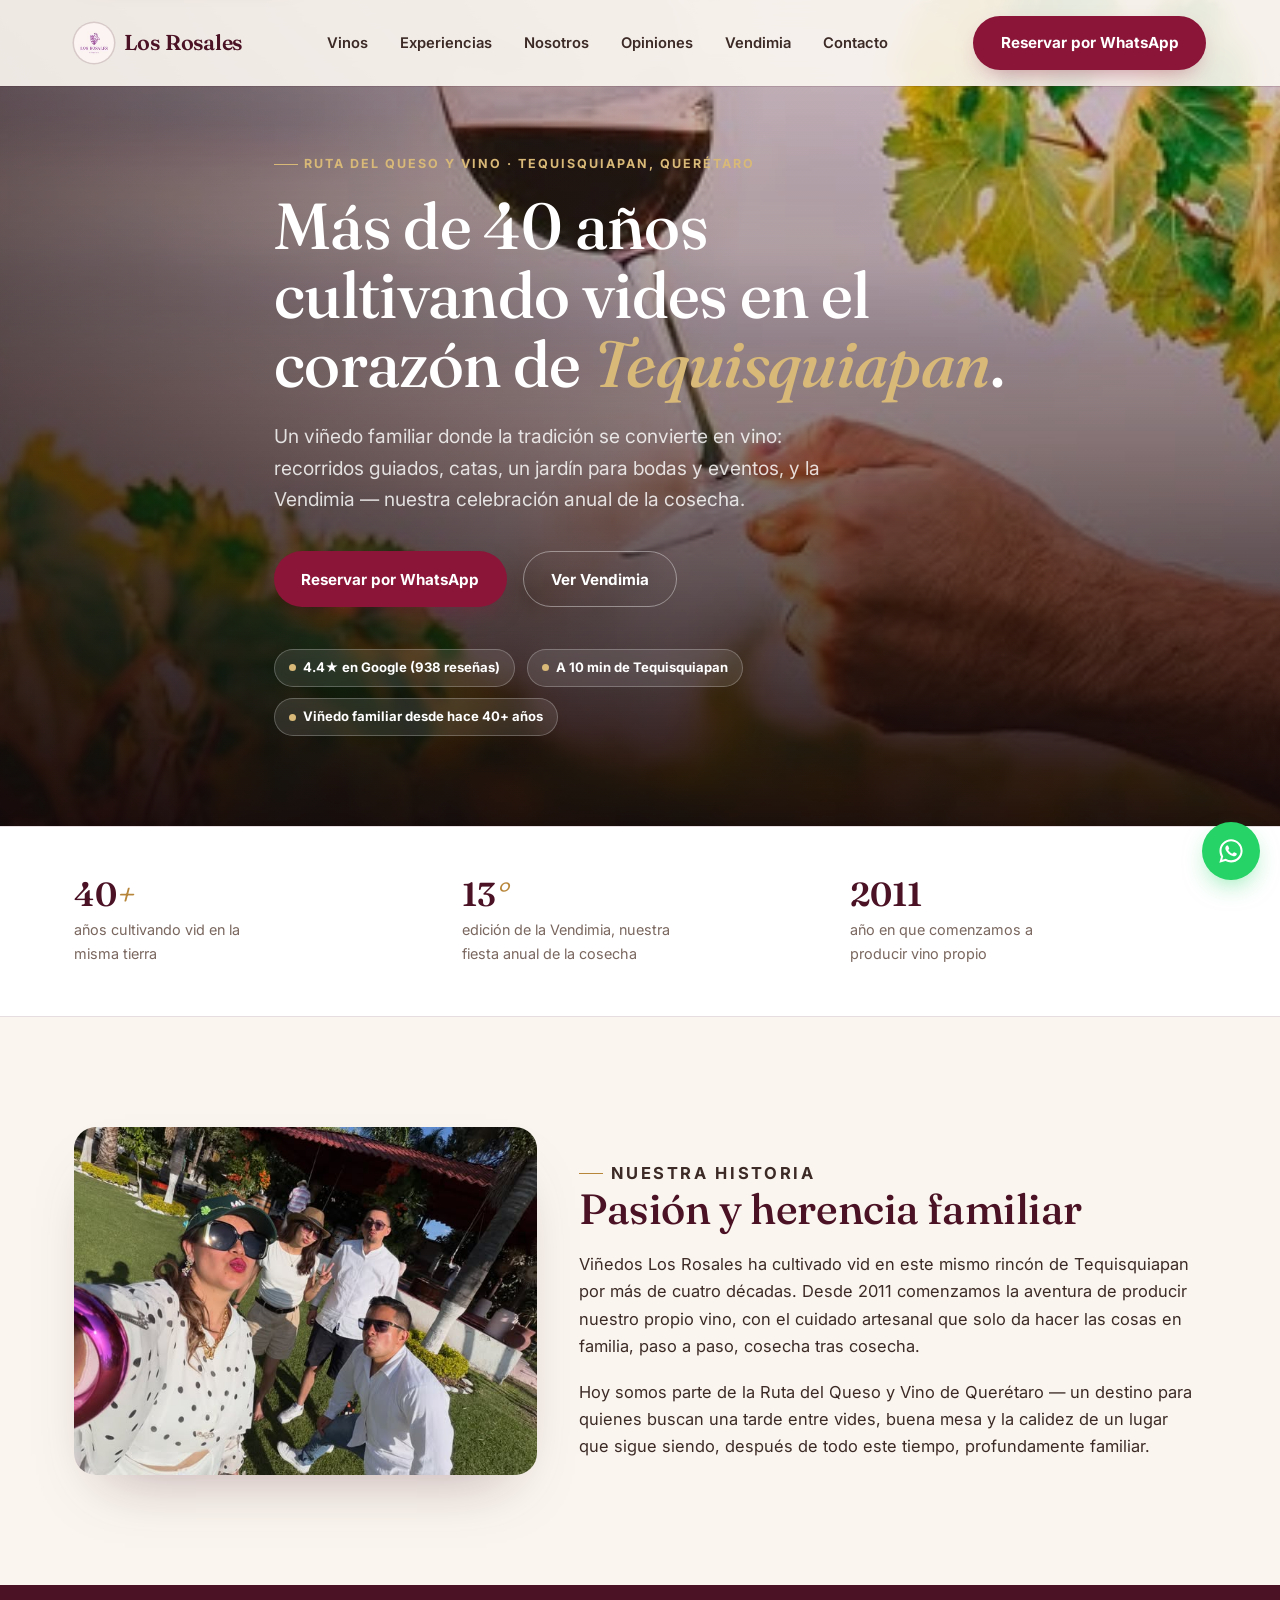
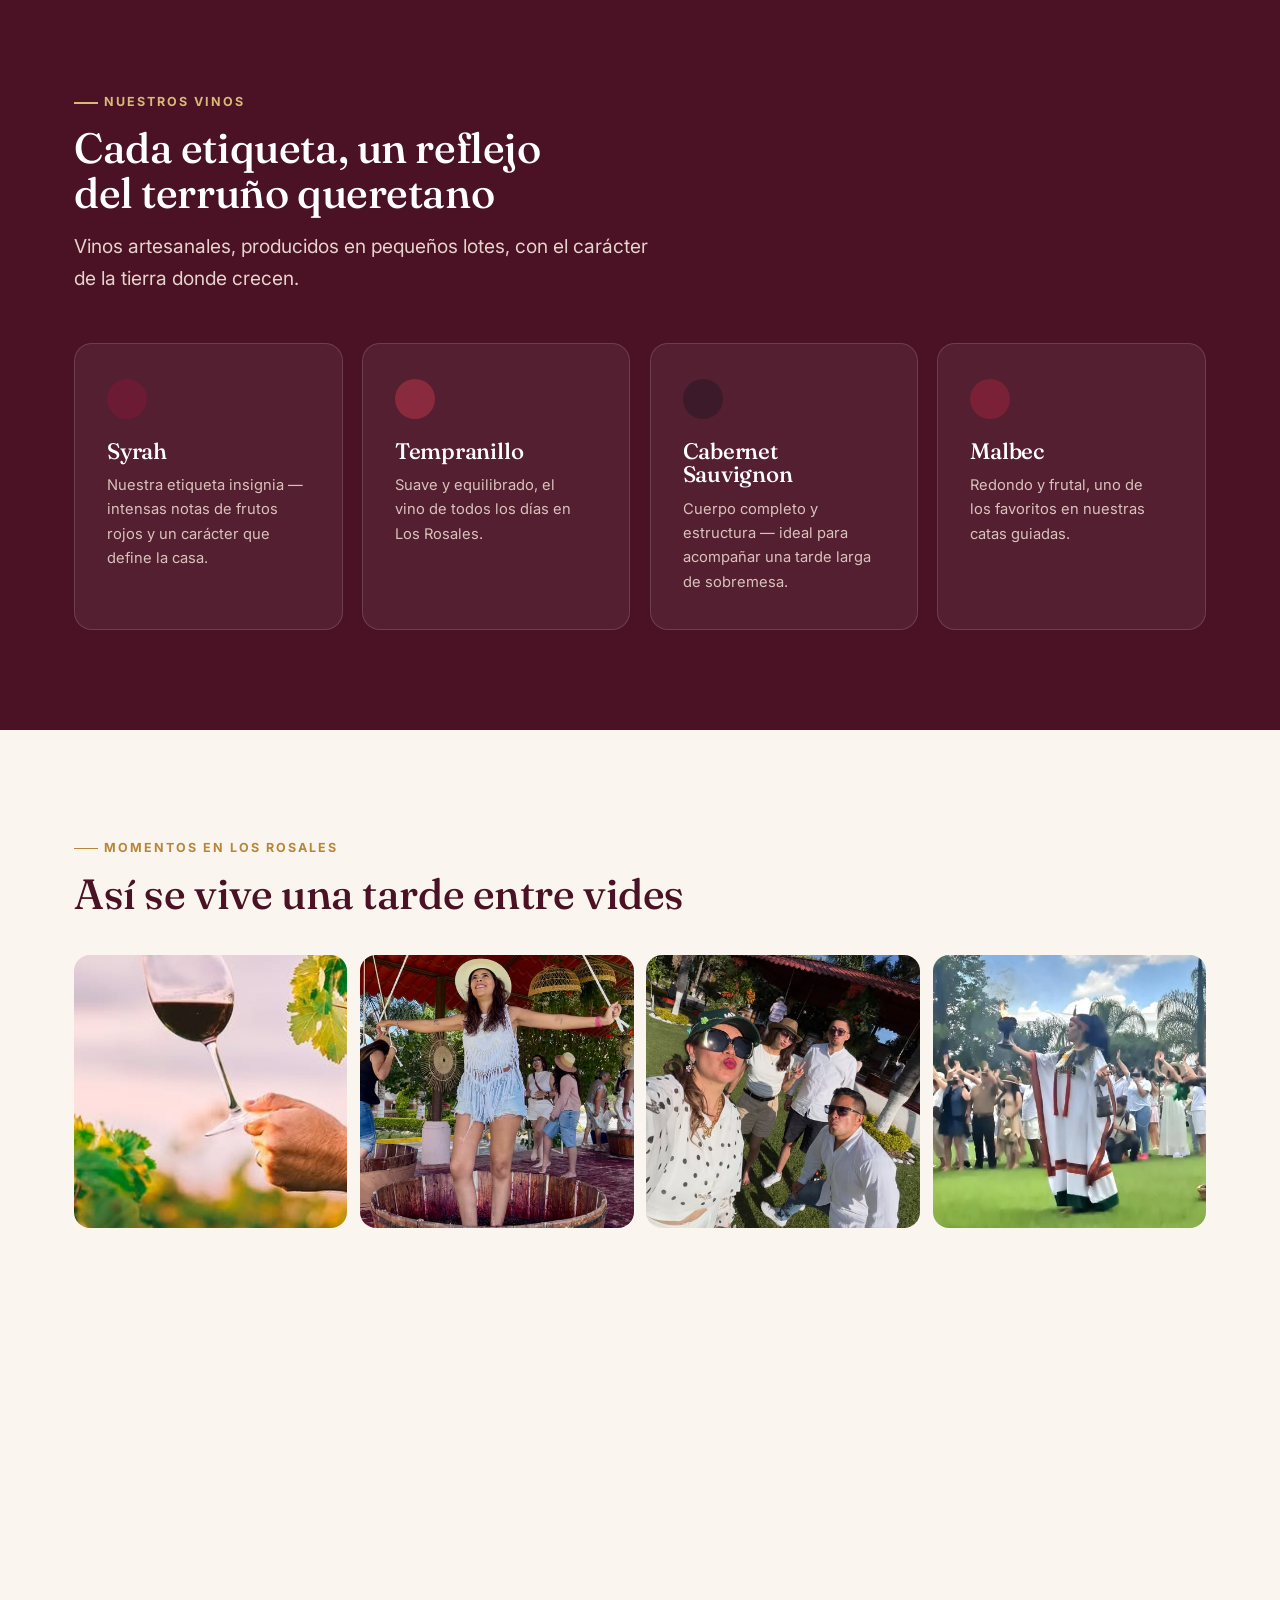
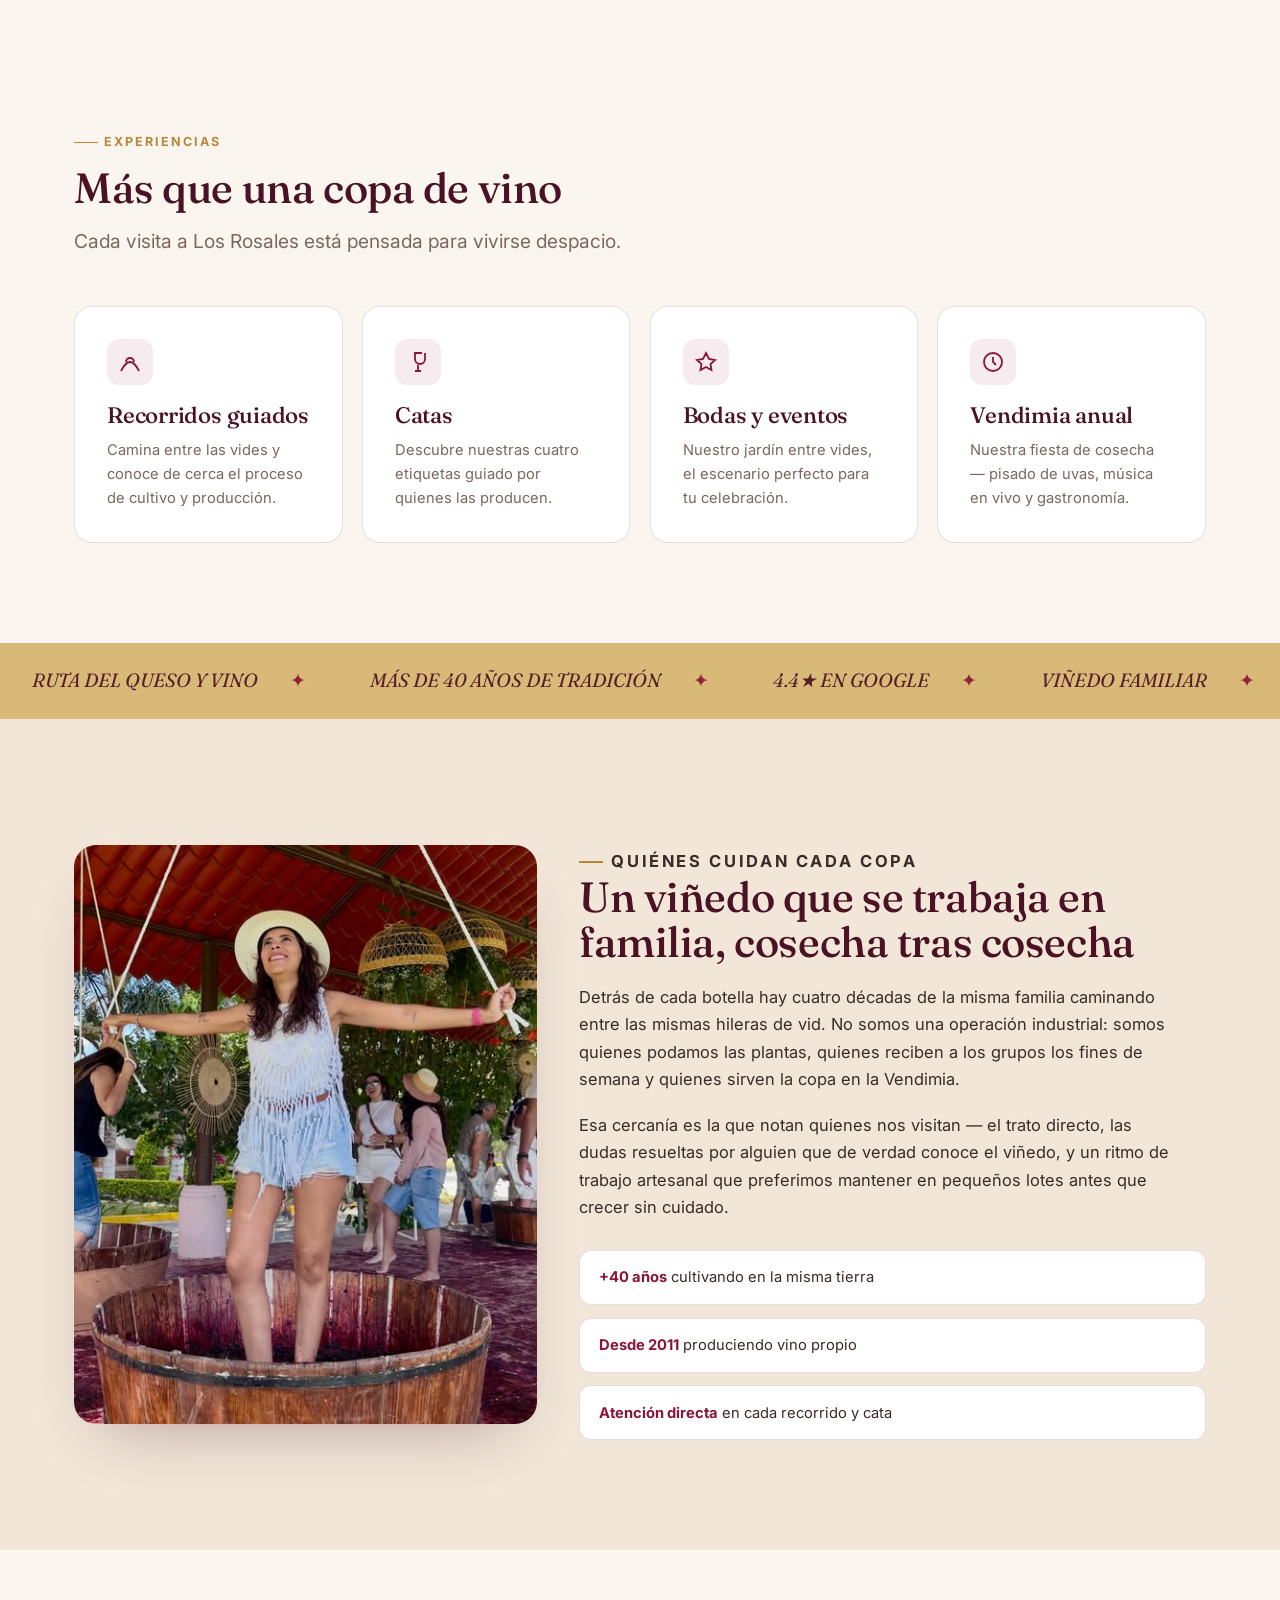
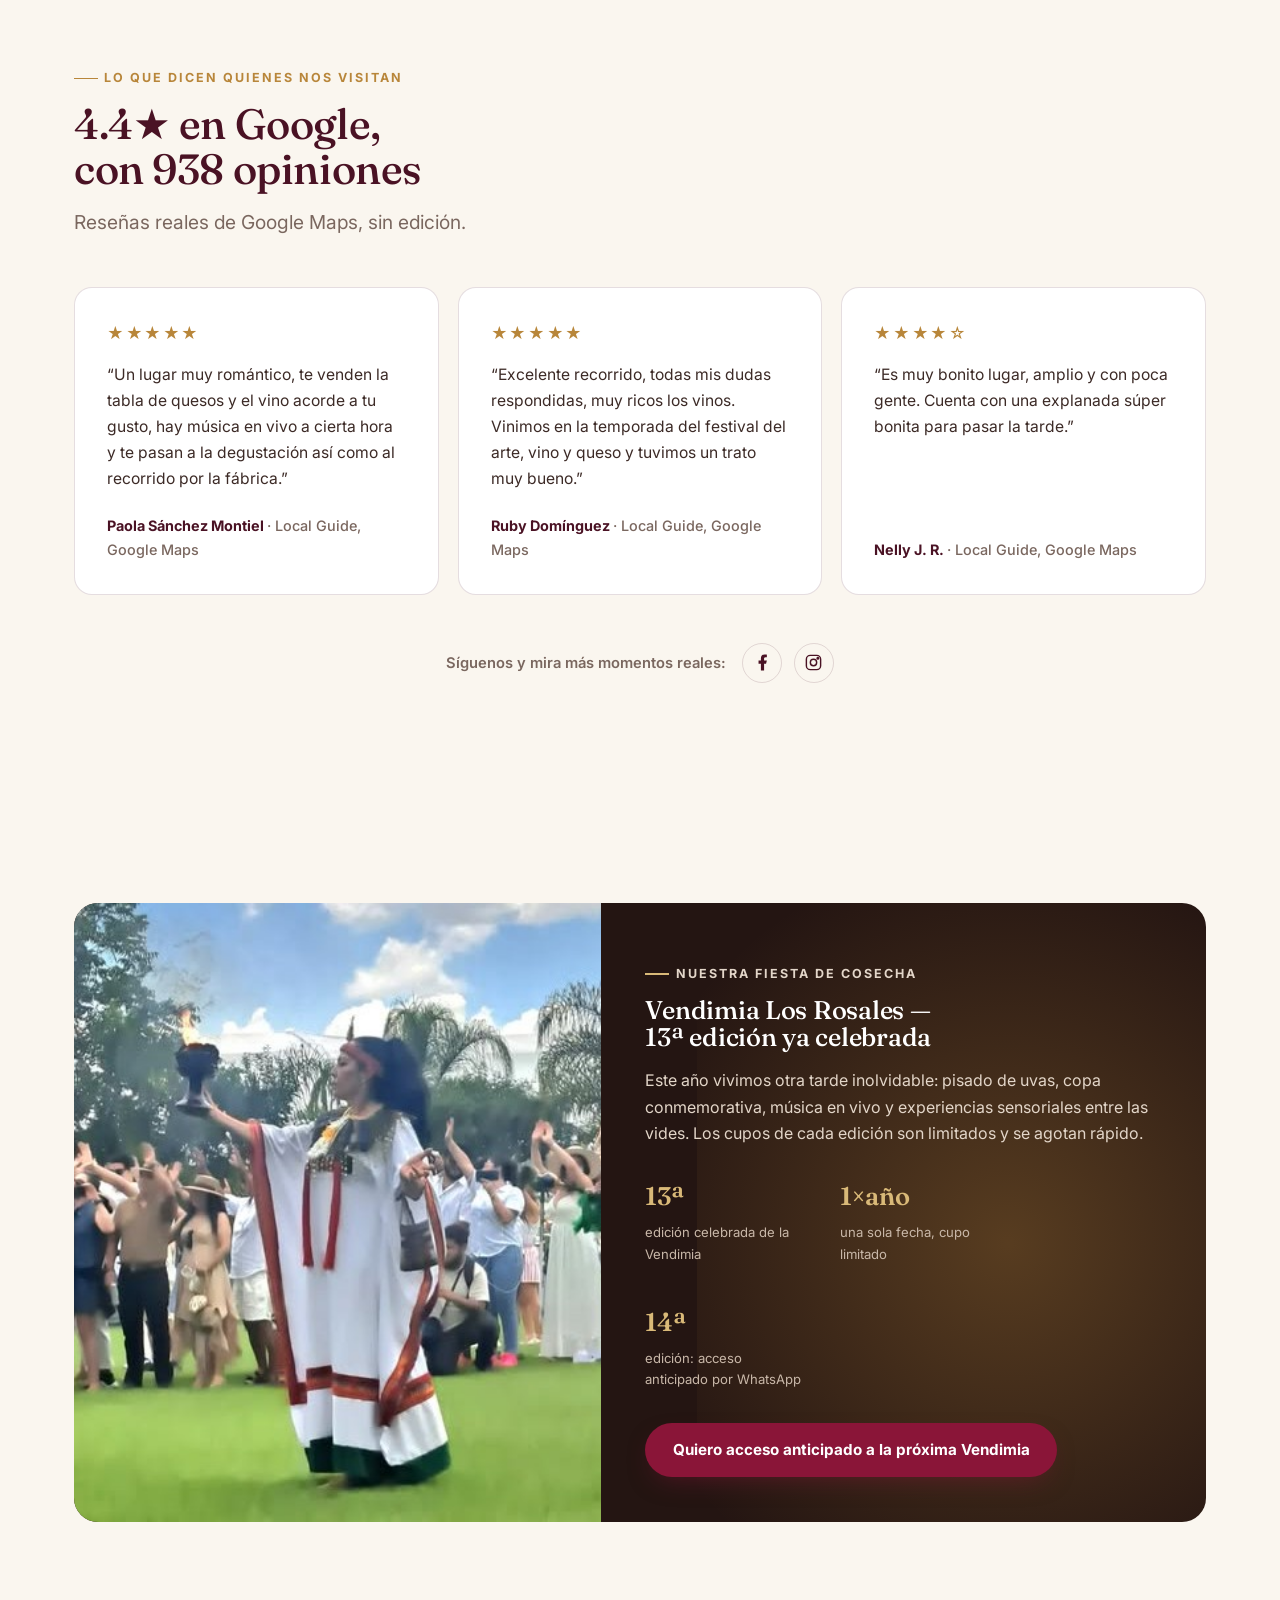
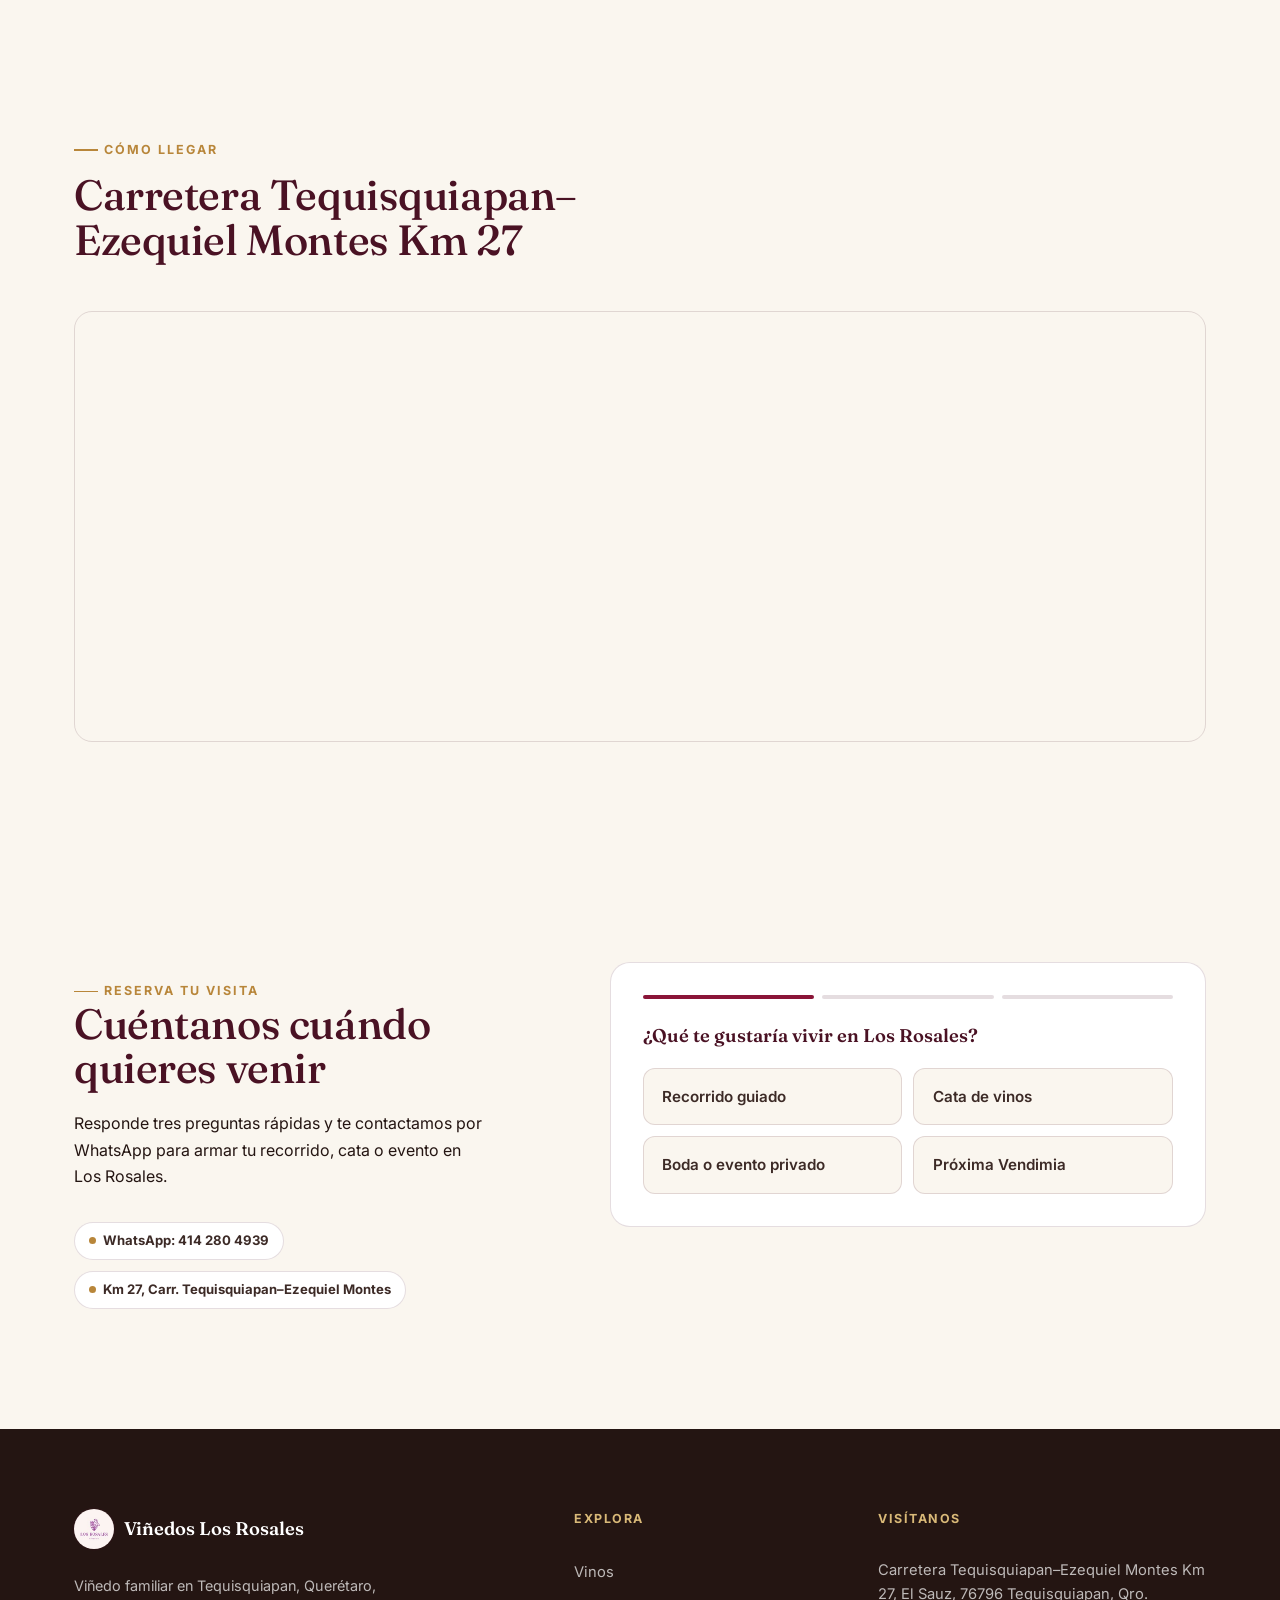
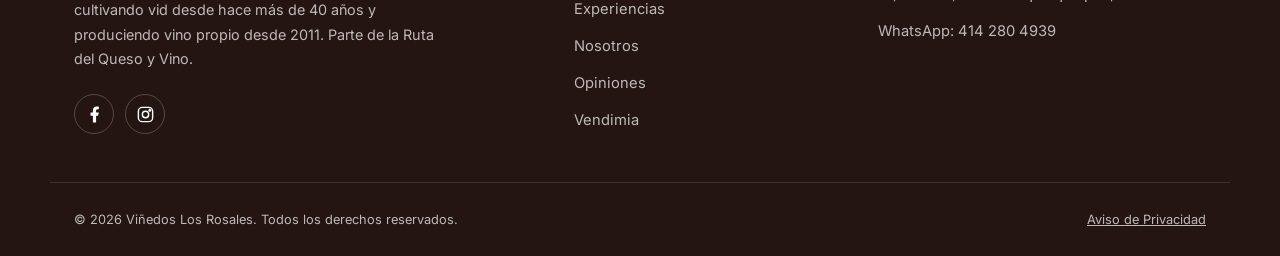
<file: index.html>
<!doctype html>
<html lang="es">
<head>
<meta charset="utf-8" />
<meta name="viewport" content="width=device-width, initial-scale=1" />
<title>Viñedos Los Rosales · Viñedo en Tequisquiapan, Querétaro desde hace más de 40 años</title>
<meta name="description" content="Viñedos Los Rosales: viñedo familiar en Tequisquiapan, Querétaro, con más de 40 años cultivando vid. Recorridos, catas, bodas y la Vendimia anual. Ruta del Queso y Vino." />

<link rel="canonical" href="https://www.vinedoslosrosales.com.mx/" />
<link rel="icon" href="img/logo.jpg" type="image/jpeg" />

<meta property="og:type" content="website" />
<meta property="og:locale" content="es_MX" />
<meta property="og:site_name" content="Viñedos Los Rosales" />
<meta property="og:title" content="Viñedos Los Rosales · Tequisquiapan, Querétaro" />
<meta property="og:description" content="Viñedo familiar con más de 40 años de tradición en el corazón de la Ruta del Queso y Vino de Querétaro." />
<meta property="og:url" content="https://www.vinedoslosrosales.com.mx/" />
<meta property="og:image" content="https://www.vinedoslosrosales.com.mx/img/hero-vino-vinedo.jpg" />

<meta name="twitter:card" content="summary_large_image" />
<meta name="twitter:title" content="Viñedos Los Rosales · Tequisquiapan, Querétaro" />
<meta name="twitter:description" content="Viñedo familiar con más de 40 años de tradición en el corazón de la Ruta del Queso y Vino de Querétaro." />
<meta name="twitter:image" content="https://www.vinedoslosrosales.com.mx/img/hero-vino-vinedo.jpg" />

<!-- Google Search Console: pega aquí el código real cuando lo generen -->
<meta name="google-site-verification" content="PEGA-AQUI-TU-CODIGO-DE-SEARCH-CONSOLE" />

<!-- Google Analytics (GA4): reemplaza G-XXXXXXXXXX con el Measurement ID real -->
<script defer src="https://www.googletagmanager.com/gtag/js?id=G-XXXXXXXXXX"></script>
<script>
  window.dataLayer = window.dataLayer || [];
  function gtag(){dataLayer.push(arguments);}
  gtag('js', new Date());
  gtag('config', 'G-XXXXXXXXXX');
</script>

<script type="application/ld+json">
{
  "@context": "https://schema.org",
  "@type": "Winery",
  "name": "Viñedos Los Rosales",
  "description": "Viñedo familiar en Tequisquiapan, Querétaro, con más de 40 años cultivando vid y producción propia de vino desde 2011. Parte de la Ruta del Queso y Vino de Querétaro.",
  "url": "https://www.vinedoslosrosales.com.mx/",
  "logo": "https://www.vinedoslosrosales.com.mx/img/logo.jpg",
  "image": "https://www.vinedoslosrosales.com.mx/img/hero-vino-vinedo.jpg",
  "telephone": "+524142804939",
  "address": {
    "@type": "PostalAddress",
    "streetAddress": "Carretera Tequisquiapan - Ezequiel Montes Km 27, El Sauz",
    "addressLocality": "Tequisquiapan",
    "addressRegion": "Querétaro",
    "postalCode": "76796",
    "addressCountry": "MX"
  },
  "areaServed": "Tequisquiapan, Querétaro",
  "sameAs": [
    "https://www.facebook.com/VinedosLosRosalesTx",
    "https://www.instagram.com/vinedoslosrosalestx/"
  ],
  "aggregateRating": {
    "@type": "AggregateRating",
    "ratingValue": "4.4",
    "reviewCount": "938"
  }
}
</script>

<link rel="preconnect" href="https://fonts.googleapis.com">
<link rel="preconnect" href="https://fonts.gstatic.com" crossorigin>
<link rel="stylesheet" href="https://fonts.googleapis.com/css2?family=Fraunces:ital,opsz,wght@0,9..144,500;0,9..144,600;0,9..144,700;1,9..144,500&family=Inter:wght@400;500;600;700&display=swap">
<link rel="stylesheet" href="styles.css?v=demo2">
</head>
<body>
<a href="#main" class="skip-link">Saltar al contenido</a>

<header class="nav">
  <div class="container nav-inner">
    <a href="#top" class="nav-brand">
      <img class="nav-logo" src="img/logo.jpg" alt="Viñedos Los Rosales" width="40" height="40" />
      <span>Los Rosales</span>
    </a>
    <nav class="nav-links" aria-label="Navegación principal">
      <a href="#vinos">Vinos</a>
      <a href="#experiencias">Experiencias</a>
      <a href="#nosotros">Nosotros</a>
      <a href="#opiniones">Opiniones</a>
      <a href="#vendimia">Vendimia</a>
      <a href="#contacto">Contacto</a>
    </nav>
    <a class="btn btn-primary nav-cta" data-wa-link="Hola, me gustaría más información sobre Viñedos Los Rosales.">Reservar por WhatsApp</a>
    <button class="nav-toggle" aria-label="Abrir menú" aria-expanded="false">
      <svg viewBox="0 0 24 24" fill="none" stroke="currentColor" stroke-width="1.6"><path d="M3 6h18M3 12h18M3 18h18"/></svg>
    </button>
  </div>
</header>

<div class="mobile-menu">
  <div class="mobile-menu-top container">
    <span class="nav-brand"><img class="nav-logo" src="img/logo.jpg" alt="" width="34" height="34" />Los Rosales</span>
    <button class="nav-toggle" aria-label="Cerrar menú">
      <svg viewBox="0 0 24 24" fill="none" stroke="currentColor" stroke-width="1.6"><path d="M6 6l12 12M18 6L6 18"/></svg>
    </button>
  </div>
  <div class="mobile-menu-links container">
    <a href="#vinos">Vinos</a>
    <a href="#experiencias">Experiencias</a>
    <a href="#nosotros">Nosotros</a>
    <a href="#opiniones">Opiniones</a>
    <a href="#vendimia">Vendimia</a>
    <a href="#contacto">Contacto</a>
  </div>
  <div class="mobile-menu-cta container">
    <a class="btn btn-primary" data-wa-link="Hola, me gustaría más información sobre Viñedos Los Rosales.">Reservar por WhatsApp</a>
  </div>
</div>

<main id="main">

  <section class="hero" id="top">
    <div class="hero-media" aria-hidden="true">
      <img src="img/hero-vino-vinedo.jpg" alt="" />
      <div class="hero-scrim"></div>
    </div>
    <div class="container hero-inner">
      <p class="eyebrow eyebrow-light reveal">Ruta del Queso y Vino · Tequisquiapan, Querétaro</p>
      <h1 class="hero-title reveal reveal-delay-1">Más de 40 años cultivando vides en el corazón de <em>Tequisquiapan</em>.</h1>
      <p class="lede hero-sub reveal reveal-delay-2">Un viñedo familiar donde la tradición se convierte en vino: recorridos guiados, catas, un jardín para bodas y eventos, y la Vendimia — nuestra celebración anual de la cosecha.</p>
      <div class="hero-actions reveal reveal-delay-3">
        <a class="btn btn-primary" data-wa-link="Hola, me gustaría reservar una visita a Viñedos Los Rosales.">Reservar por WhatsApp</a>
        <a class="btn btn-ghost btn-ghost-light" href="#vendimia">Ver Vendimia</a>
      </div>
      <div class="badges reveal reveal-delay-3">
        <span class="badge badge-light"><span class="dot"></span>4.4★ en Google (938 reseñas)</span>
        <span class="badge badge-light"><span class="dot"></span>A 10 min de Tequisquiapan</span>
        <span class="badge badge-light"><span class="dot"></span>Viñedo familiar desde hace 40+ años</span>
      </div>
    </div>
  </section>

  <section class="stats-bar">
    <div class="container stats-grid">
      <div class="reveal">
        <div class="stat-num"><span class="count-up" data-count-to="40">40</span><span class="accent">+</span></div>
        <p class="stat-label">años cultivando vid en la misma tierra</p>
      </div>
      <div class="reveal reveal-delay-1">
        <div class="stat-num"><span class="count-up" data-count-to="13">13</span><span class="accent">°</span></div>
        <p class="stat-label">edición de la Vendimia, nuestra fiesta anual de la cosecha</p>
      </div>
      <div class="reveal reveal-delay-2">
        <div class="stat-num"><span class="count-up" data-count-to="2011">2011</span></div>
        <p class="stat-label">año en que comenzamos a producir vino propio</p>
      </div>
    </div>
  </section>

  <section class="historia">
    <div class="container historia-grid">
      <div class="historia-media reveal">
        <img src="img/evento-jardin.jpg" alt="Visitantes conviviendo en el jardín de Viñedos Los Rosales" loading="lazy" />
      </div>
      <div class="historia-body">
        <p class="eyebrow reveal">Nuestra historia</p>
        <h2 class="reveal">Pasión y herencia familiar</h2>
        <p class="reveal reveal-delay-1">Viñedos Los Rosales ha cultivado vid en este mismo rincón de Tequisquiapan por más de cuatro décadas. Desde 2011 comenzamos la aventura de producir nuestro propio vino, con el cuidado artesanal que solo da hacer las cosas en familia, paso a paso, cosecha tras cosecha.</p>
        <p class="reveal reveal-delay-2">Hoy somos parte de la Ruta del Queso y Vino de Querétaro — un destino para quienes buscan una tarde entre vides, buena mesa y la calidez de un lugar que sigue siendo, después de todo este tiempo, profundamente familiar.</p>
      </div>
    </div>
  </section>

  <section class="vinos" id="vinos">
    <div class="container">
      <div class="section-head">
        <p class="eyebrow reveal">Nuestros vinos</p>
        <h2 class="reveal">Cada etiqueta, un reflejo del terruño queretano</h2>
        <p class="lede reveal reveal-delay-1">Vinos artesanales, producidos en pequeños lotes, con el carácter de la tierra donde crecen.</p>
      </div>
      <div class="vinos-grid">
        <article class="vino-card reveal">
          <div class="vino-swatch" style="background:#6b1c34"></div>
          <h3>Syrah</h3>
          <p>Nuestra etiqueta insignia — intensas notas de frutos rojos y un carácter que define la casa.</p>
        </article>
        <article class="vino-card reveal reveal-delay-1">
          <div class="vino-swatch" style="background:#8a2a3f"></div>
          <h3>Tempranillo</h3>
          <p>Suave y equilibrado, el vino de todos los días en Los Rosales.</p>
        </article>
        <article class="vino-card reveal reveal-delay-2">
          <div class="vino-swatch" style="background:#3d1a2a"></div>
          <h3>Cabernet Sauvignon</h3>
          <p>Cuerpo completo y estructura — ideal para acompañar una tarde larga de sobremesa.</p>
        </article>
        <article class="vino-card reveal reveal-delay-3">
          <div class="vino-swatch" style="background:#7a2138"></div>
          <h3>Malbec</h3>
          <p>Redondo y frutal, uno de los favoritos en nuestras catas guiadas.</p>
        </article>
      </div>
    </div>
  </section>

  <section class="galeria" id="galeria">
    <div class="container">
      <div class="section-head">
        <p class="eyebrow reveal">Momentos en Los Rosales</p>
        <h2 class="reveal">Así se vive una tarde entre vides</h2>
      </div>
    </div>
    <div class="galeria-grid">
      <figure class="galeria-item galeria-item-tall reveal">
        <img src="img/hero-vino-vinedo.jpg" alt="Copa de vino tinto sostenida entre las vides al atardecer" loading="lazy" />
      </figure>
      <figure class="galeria-item reveal reveal-delay-1">
        <img src="img/pisado-uvas.jpg" alt="Visitante pisando uvas durante la Vendimia de Los Rosales" loading="lazy" />
      </figure>
      <figure class="galeria-item reveal reveal-delay-2">
        <img src="img/evento-jardin.jpg" alt="Grupo de amigos disfrutando el jardín de Viñedos Los Rosales" loading="lazy" />
      </figure>
      <figure class="galeria-item galeria-item-tall reveal reveal-delay-3">
        <img src="img/ceremonia-vendimia.jpg" alt="Ceremonia tradicional de bendición de la uva en la Vendimia" loading="lazy" />
      </figure>
    </div>
  </section>

  <section class="experiencias" id="experiencias">
    <div class="container">
      <div class="section-head">
        <p class="eyebrow reveal">Experiencias</p>
        <h2 class="reveal">Más que una copa de vino</h2>
        <p class="lede reveal reveal-delay-1">Cada visita a Los Rosales está pensada para vivirse despacio.</p>
      </div>
      <div class="exp-grid">
        <article class="exp-card reveal">
          <div class="exp-icon"><svg viewBox="0 0 24 24" fill="none" stroke="currentColor" stroke-width="1.8"><path d="M3 21c3-6 6-9 9-9s6 3 9 9M8 12a4 4 0 1 1 8 0"/></svg></div>
          <h3>Recorridos guiados</h3>
          <p>Camina entre las vides y conoce de cerca el proceso de cultivo y producción.</p>
        </article>
        <article class="exp-card reveal reveal-delay-1">
          <div class="exp-icon"><svg viewBox="0 0 24 24" fill="none" stroke="currentColor" stroke-width="1.8"><path d="M8 3h8M9 3v6a5 5 0 0 0 10 0V3M12 15v6M9 21h6"/></svg></div>
          <h3>Catas</h3>
          <p>Descubre nuestras cuatro etiquetas guiado por quienes las producen.</p>
        </article>
        <article class="exp-card reveal reveal-delay-2">
          <div class="exp-icon"><svg viewBox="0 0 24 24" fill="none" stroke="currentColor" stroke-width="1.8"><path d="M12 3l3 6 6 1-4.5 4 1 6-5.5-3-5.5 3 1-6L3 10l6-1z"/></svg></div>
          <h3>Bodas y eventos</h3>
          <p>Nuestro jardín entre vides, el escenario perfecto para tu celebración.</p>
        </article>
        <article class="exp-card reveal reveal-delay-3">
          <div class="exp-icon"><svg viewBox="0 0 24 24" fill="none" stroke="currentColor" stroke-width="1.8"><circle cx="12" cy="12" r="9"/><path d="M12 7v5l3 3"/></svg></div>
          <h3>Vendimia anual</h3>
          <p>Nuestra fiesta de cosecha — pisado de uvas, música en vivo y gastronomía.</p>
        </article>
      </div>
    </div>
  </section>

  <div class="ticker-wrap" aria-hidden="true">
    <div class="ticker">
      <span>RUTA DEL QUESO Y VINO</span><span>MÁS DE 40 AÑOS DE TRADICIÓN</span><span>4.4★ EN GOOGLE</span><span>VIÑEDO FAMILIAR</span><span>A 10 MINUTOS DE TEQUISQUIAPAN</span>
      <span>RUTA DEL QUESO Y VINO</span><span>MÁS DE 40 AÑOS DE TRADICIÓN</span><span>4.4★ EN GOOGLE</span><span>VIÑEDO FAMILIAR</span><span>A 10 MINUTOS DE TEQUISQUIAPAN</span>
    </div>
  </div>

  <section class="nosotros" id="nosotros">
    <div class="container nosotros-grid">
      <div class="nosotros-media reveal">
        <img src="img/pisado-uvas.jpg" alt="Visitante viviendo la experiencia del pisado de uvas en Los Rosales" loading="lazy" />
      </div>
      <div class="nosotros-body">
        <p class="eyebrow reveal">Quiénes cuidan cada copa</p>
        <h2 class="reveal">Un viñedo que se trabaja en familia, cosecha tras cosecha</h2>
        <p class="reveal reveal-delay-1">Detrás de cada botella hay cuatro décadas de la misma familia caminando entre las mismas hileras de vid. No somos una operación industrial: somos quienes podamos las plantas, quienes reciben a los grupos los fines de semana y quienes sirven la copa en la Vendimia.</p>
        <p class="reveal reveal-delay-2">Esa cercanía es la que notan quienes nos visitan — el trato directo, las dudas resueltas por alguien que de verdad conoce el viñedo, y un ritmo de trabajo artesanal que preferimos mantener en pequeños lotes antes que crecer sin cuidado.</p>
        <ul class="nosotros-list reveal reveal-delay-3">
          <li><strong>+40 años</strong> cultivando en la misma tierra</li>
          <li><strong>Desde 2011</strong> produciendo vino propio</li>
          <li><strong>Atención directa</strong> en cada recorrido y cata</li>
        </ul>
      </div>
    </div>
  </section>

  <section class="opiniones" id="opiniones">
    <div class="container">
      <div class="section-head">
        <p class="eyebrow reveal">Lo que dicen quienes nos visitan</p>
        <h2 class="reveal">4.4★ en Google, con 938 opiniones</h2>
        <p class="lede reveal reveal-delay-1">Reseñas reales de Google Maps, sin edición.</p>
      </div>
      <div class="testi-grid">
        <figure class="testi-card reveal">
          <div class="testi-stars" aria-label="5 de 5 estrellas">★★★★★</div>
          <blockquote>“Un lugar muy romántico, te venden la tabla de quesos y el vino acorde a tu gusto, hay música en vivo a cierta hora y te pasan a la degustación así como al recorrido por la fábrica.”</blockquote>
          <figcaption>Paola Sánchez Montiel <span>· Local Guide, Google Maps</span></figcaption>
        </figure>
        <figure class="testi-card reveal reveal-delay-1">
          <div class="testi-stars" aria-label="5 de 5 estrellas">★★★★★</div>
          <blockquote>“Excelente recorrido, todas mis dudas respondidas, muy ricos los vinos. Vinimos en la temporada del festival del arte, vino y queso y tuvimos un trato muy bueno.”</blockquote>
          <figcaption>Ruby Domínguez <span>· Local Guide, Google Maps</span></figcaption>
        </figure>
        <figure class="testi-card reveal reveal-delay-2">
          <div class="testi-stars" aria-label="4 de 5 estrellas">★★★★☆</div>
          <blockquote>“Es muy bonito lugar, amplio y con poca gente. Cuenta con una explanada súper bonita para pasar la tarde.”</blockquote>
          <figcaption>Nelly J. R. <span>· Local Guide, Google Maps</span></figcaption>
        </figure>
      </div>
      <div class="opiniones-social reveal reveal-delay-3">
        <span>Síguenos y mira más momentos reales:</span>
        <div class="social-links">
          <a href="https://www.facebook.com/VinedosLosRosalesTx" target="_blank" rel="noopener" aria-label="Facebook de Viñedos Los Rosales">
            <svg viewBox="0 0 24 24" fill="currentColor" aria-hidden="true"><path d="M14 13.5h2.5l1-4H14v-2c0-1.03 0-2 2-2h1.5V2.14C17.17 2.1 15.95 2 14.66 2 11.98 2 10 3.66 10 6.7v2.8H7v4h3V22h4v-8.5z"/></svg>
          </a>
          <a href="https://www.instagram.com/vinedoslosrosalestx/" target="_blank" rel="noopener" aria-label="Instagram de Viñedos Los Rosales">
            <svg viewBox="0 0 24 24" fill="none" stroke="currentColor" stroke-width="1.8" aria-hidden="true"><rect x="3" y="3" width="18" height="18" rx="5"/><circle cx="12" cy="12" r="4"/><circle cx="17.5" cy="6.5" r="1"/></svg>
          </a>
        </div>
      </div>
    </div>
  </section>

  <section class="vendimia" id="vendimia">
    <div class="container">
      <div class="vendimia-card reveal">
        <div class="vendimia-media" aria-hidden="true"><img src="img/ceremonia-vendimia.jpg" alt="" loading="lazy" /></div>
        <div class="vendimia-content">
          <p class="eyebrow vendimia-eyebrow">Nuestra fiesta de cosecha</p>
          <h3>Vendimia Los Rosales — 13ª edición ya celebrada</h3>
          <p>Este año vivimos otra tarde inolvidable: pisado de uvas, copa conmemorativa, música en vivo y experiencias sensoriales entre las vides. Los cupos de cada edición son limitados y se agotan rápido.</p>
          <div class="vendimia-facts">
            <div>
              <div class="vendimia-fact-num">13ª</div>
              <div class="vendimia-fact-label">edición celebrada de la Vendimia</div>
            </div>
            <div>
              <div class="vendimia-fact-num">1×año</div>
              <div class="vendimia-fact-label">una sola fecha, cupo limitado</div>
            </div>
            <div>
              <div class="vendimia-fact-num">14ª</div>
              <div class="vendimia-fact-label">edición: acceso anticipado por WhatsApp</div>
            </div>
          </div>
          <a class="btn btn-primary" data-wa-link="Hola, quiero que me avisen primero cuando abran boletos para la próxima Vendimia de Los Rosales.">Quiero acceso anticipado a la próxima Vendimia</a>
        </div>
      </div>
    </div>
  </section>

  <section class="map-section" id="ubicacion">
    <div class="container">
      <div class="section-head">
        <p class="eyebrow reveal">Cómo llegar</p>
        <h2 class="reveal">Carretera Tequisquiapan–Ezequiel Montes Km 27</h2>
      </div>
      <div class="map-frame reveal reveal-delay-1">
        <iframe
          src="https://www.google.com/maps?q=Vi%C3%B1edos+Los+Rosales,+Carretera+Tequisquiapan+Ezequiel+Montes+Km+27,+El+Sauz,+Tequisquiapan,+Qro&output=embed"
          title="Mapa de Viñedos Los Rosales"
          loading="lazy"
          referrerpolicy="no-referrer-when-downgrade"
          allowfullscreen></iframe>
      </div>
    </div>
  </section>

  <section class="cta-final" id="contacto">
    <div class="container cta-inner">
      <div class="cta-copy">
        <p class="eyebrow reveal">Reserva tu visita</p>
        <h2 class="reveal">Cuéntanos cuándo quieres venir</h2>
        <p class="reveal reveal-delay-1">Responde tres preguntas rápidas y te contactamos por WhatsApp para armar tu recorrido, cata o evento en Los Rosales.</p>
        <div class="badges">
          <span class="badge"><span class="dot"></span>WhatsApp: 414 280 4939</span>
          <span class="badge"><span class="dot"></span>Km 27, Carr. Tequisquiapan–Ezequiel Montes</span>
        </div>
      </div>

      <form class="cta-form multistep-form reveal reveal-delay-2" data-multistep-form novalidate>

        <div class="ms-progress" aria-hidden="true">
          <span class="ms-progress-dot is-active" data-dot="1"></span>
          <span class="ms-progress-dot" data-dot="2"></span>
          <span class="ms-progress-dot" data-dot="3"></span>
        </div>

        <div class="ms-step is-active" data-step="1">
          <p class="ms-step-title">¿Qué te gustaría vivir en Los Rosales?</p>
          <div class="ms-options" data-field="interes">
            <button type="button" class="ms-option" data-value="Recorrido guiado">Recorrido guiado</button>
            <button type="button" class="ms-option" data-value="Cata de vinos">Cata de vinos</button>
            <button type="button" class="ms-option" data-value="Boda o evento privado">Boda o evento privado</button>
            <button type="button" class="ms-option" data-value="Próxima Vendimia">Próxima Vendimia</button>
          </div>
        </div>

        <div class="ms-step" data-step="2">
          <p class="ms-step-title">¿Para cuándo y cuántas personas?</p>
          <div class="field">
            <label for="c-fecha">Fecha tentativa</label>
            <input id="c-fecha" name="fecha" type="text" placeholder="Ej. sábado 12 de septiembre" />
          </div>
          <div class="field">
            <label for="c-personas">Número de personas</label>
            <input id="c-personas" name="personas" type="text" placeholder="Ej. 4" />
          </div>
          <div class="ms-nav">
            <button type="button" class="btn btn-ghost" data-ms-back>Atrás</button>
            <button type="button" class="btn btn-primary" data-ms-next>Continuar</button>
          </div>
        </div>

        <div class="ms-step" data-step="3">
          <p class="ms-step-title">¿Cómo te contactamos?</p>
          <div class="field">
            <label for="c-nombre">Nombre</label>
            <input id="c-nombre" name="nombre" type="text" placeholder="Tu nombre" required />
          </div>
          <div class="field">
            <label for="c-mensaje">Algo más que debamos saber (opcional)</label>
            <textarea id="c-mensaje" name="mensaje" placeholder="Alergias, ocasión especial, hora ideal..."></textarea>
          </div>
          <div class="ms-nav">
            <button type="button" class="btn btn-ghost" data-ms-back>Atrás</button>
            <button class="btn btn-primary" type="submit">Enviar por WhatsApp</button>
          </div>
          <p class="cta-note">Al enviar se abrirá WhatsApp con tu mensaje listo para mandar. No compartimos tus datos con nadie más — consulta nuestro <a href="privacidad.html">Aviso de Privacidad</a>.</p>
        </div>

      </form>
    </div>
  </section>

</main>

<footer class="footer">
  <div class="container footer-grid">
    <div class="footer-about">
      <a href="#top" class="footer-brand"><img class="nav-logo" src="img/logo.jpg" alt="" width="36" height="36" />Viñedos Los Rosales</a>
      <p>Viñedo familiar en Tequisquiapan, Querétaro, cultivando vid desde hace más de 40 años y produciendo vino propio desde 2011. Parte de la Ruta del Queso y Vino.</p>
      <div class="social-links">
        <a href="https://www.facebook.com/VinedosLosRosalesTx" target="_blank" rel="noopener" aria-label="Facebook de Viñedos Los Rosales">
          <svg viewBox="0 0 24 24" fill="currentColor" aria-hidden="true"><path d="M14 13.5h2.5l1-4H14v-2c0-1.03 0-2 2-2h1.5V2.14C17.17 2.1 15.95 2 14.66 2 11.98 2 10 3.66 10 6.7v2.8H7v4h3V22h4v-8.5z"/></svg>
        </a>
        <a href="https://www.instagram.com/vinedoslosrosalestx/" target="_blank" rel="noopener" aria-label="Instagram de Viñedos Los Rosales">
          <svg viewBox="0 0 24 24" fill="none" stroke="currentColor" stroke-width="1.8" aria-hidden="true"><rect x="3" y="3" width="18" height="18" rx="5"/><circle cx="12" cy="12" r="4"/><circle cx="17.5" cy="6.5" r="1"/></svg>
        </a>
      </div>
    </div>
    <nav class="footer-nav" aria-label="Enlaces del sitio">
      <span class="footer-col-title">Explora</span>
      <a href="#vinos">Vinos</a>
      <a href="#experiencias">Experiencias</a>
      <a href="#nosotros">Nosotros</a>
      <a href="#opiniones">Opiniones</a>
      <a href="#vendimia">Vendimia</a>
    </nav>
    <div class="footer-contact">
      <span class="footer-col-title">Visítanos</span>
      <span>Carretera Tequisquiapan–Ezequiel Montes Km 27, El Sauz, 76796 Tequisquiapan, Qro.</span>
      <a data-wa-link="Hola, me gustaría más información sobre Viñedos Los Rosales.">WhatsApp: 414 280 4939</a>
    </div>
  </div>
  <div class="container footer-bottom">
    <span>© <span data-year>2026</span> Viñedos Los Rosales. Todos los derechos reservados.</span>
    <a href="privacidad.html">Aviso de Privacidad</a>
  </div>
</footer>

<a class="wa-float" data-wa-link="Hola, me gustaría más información sobre Viñedos Los Rosales." aria-label="Escribir por WhatsApp">
  <svg viewBox="0 0 24 24" fill="currentColor" aria-hidden="true"><path d="M12.04 2C6.58 2 2.13 6.45 2.13 11.91c0 1.75.46 3.46 1.32 4.96L2 22l5.28-1.39a9.9 9.9 0 0 0 4.76 1.21h.01c5.46 0 9.9-4.45 9.9-9.91C21.96 6.45 17.5 2 12.04 2zm0 18.02h-.01a8.1 8.1 0 0 1-4.14-1.13l-.3-.18-3.1.82.83-3.03-.2-.31a8.15 8.15 0 0 1-1.25-4.36c0-4.51 3.67-8.18 8.18-8.18 2.19 0 4.24.85 5.79 2.4a8.13 8.13 0 0 1 2.39 5.79c0 4.51-3.68 8.18-8.19 8.18zm4.48-6.13c-.24-.12-1.45-.72-1.68-.8-.22-.08-.39-.12-.55.12-.16.24-.63.8-.78.97-.14.16-.29.18-.53.06-.24-.12-1.02-.38-1.94-1.2-.72-.64-1.2-1.43-1.34-1.67-.14-.24-.02-.37.11-.49.11-.11.24-.29.36-.43.12-.14.16-.24.24-.4.08-.16.04-.31-.02-.43-.06-.12-.55-1.33-.76-1.82-.2-.48-.4-.41-.55-.42h-.47c-.16 0-.42.06-.64.31-.22.24-.84.82-.84 2s.86 2.32.98 2.48c.12.16 1.7 2.6 4.13 3.65.58.25 1.03.4 1.38.51.58.18 1.11.16 1.53.1.47-.07 1.45-.59 1.65-1.16.2-.57.2-1.06.14-1.16-.06-.1-.22-.16-.46-.28z"/></svg>
</a>

<script defer src="lib/gsap.min.js"></script>
<script defer src="lib/ScrollTrigger.min.js"></script>
<script defer src="main.js?v=demo2"></script>
</body>
</html>
</file>
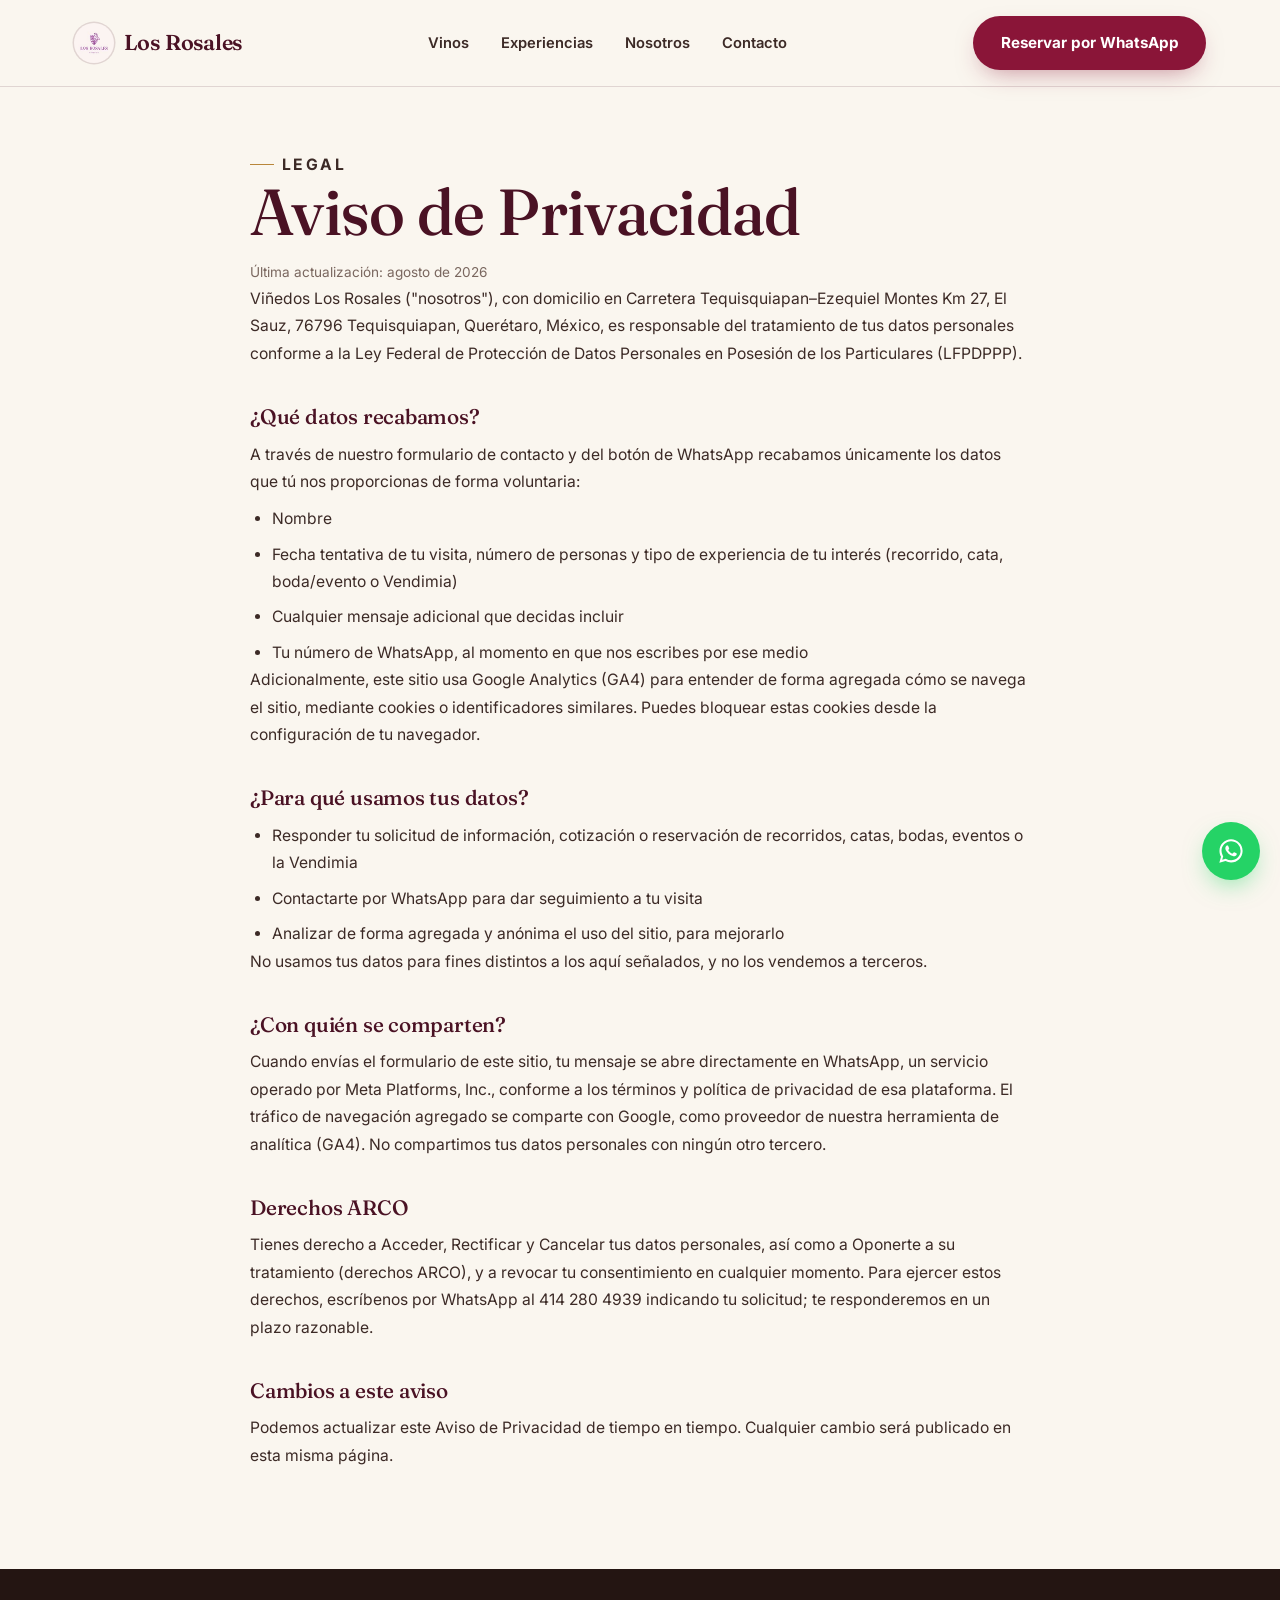
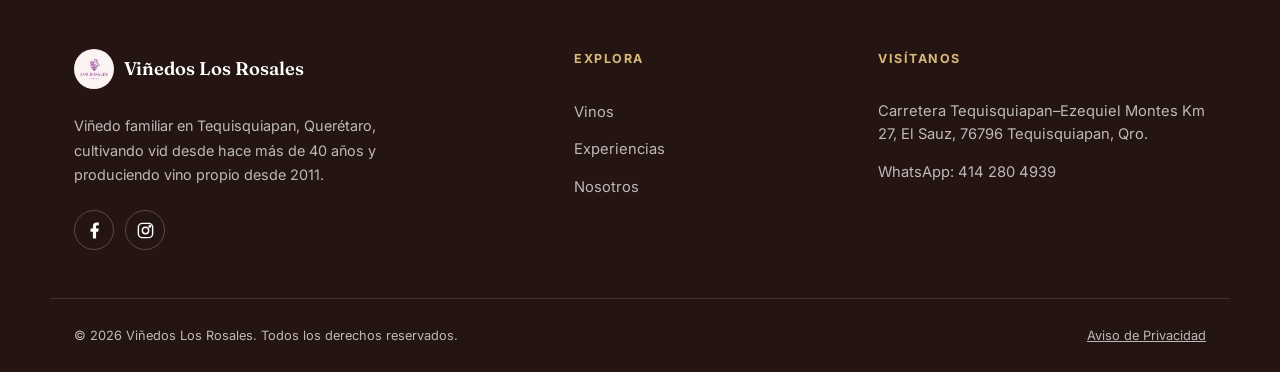
<file: privacidad.html>
<!doctype html>
<html lang="es">
<head>
<meta charset="utf-8" />
<meta name="viewport" content="width=device-width, initial-scale=1" />
<title>Aviso de Privacidad · Viñedos Los Rosales</title>
<meta name="description" content="Aviso de Privacidad de Viñedos Los Rosales: cómo tratamos tus datos personales al usar nuestro formulario de contacto y sitio web." />
<meta name="robots" content="noindex,follow" />
<link rel="canonical" href="https://www.vinedoslosrosales.com.mx/privacidad.html" />
<link rel="icon" href="img/logo.jpg" type="image/jpeg" />

<link rel="preconnect" href="https://fonts.googleapis.com">
<link rel="preconnect" href="https://fonts.gstatic.com" crossorigin>
<link rel="stylesheet" href="https://fonts.googleapis.com/css2?family=Fraunces:ital,opsz,wght@0,9..144,500;0,9..144,600;1,9..144,500&family=Inter:wght@400;500;600;700&display=swap">
<link rel="stylesheet" href="styles.css?v=demo2">
<style>
  .legal { padding: calc(var(--nav-h) + 60px) 0 100px; max-width: 780px; }
  .legal h1 { margin-bottom: 1.5rem; }
  .legal h2 { font-size: 1.3rem; margin-top: 2.4rem; margin-bottom: .8rem; }
  .legal p, .legal li { color: var(--ink-soft); font-size: .98rem; line-height: 1.75; }
  .legal ul { list-style: disc; padding-left: 1.4rem; display: grid; gap: .5rem; margin-top: .6rem; }
  .legal .updated { color: var(--ink-mute); font-size: .85rem; margin-top: -.6rem; }
</style>
</head>
<body>
<a href="#main" class="skip-link">Saltar al contenido</a>

<header class="nav">
  <div class="container nav-inner">
    <a href="index.html#top" class="nav-brand">
      <img class="nav-logo" src="img/logo.jpg" alt="Viñedos Los Rosales" width="40" height="40" />
      <span>Los Rosales</span>
    </a>
    <nav class="nav-links" aria-label="Navegación principal">
      <a href="index.html#vinos">Vinos</a>
      <a href="index.html#experiencias">Experiencias</a>
      <a href="index.html#nosotros">Nosotros</a>
      <a href="index.html#contacto">Contacto</a>
    </nav>
    <a class="btn btn-primary nav-cta" data-wa-link="Hola, me gustaría más información sobre Viñedos Los Rosales.">Reservar por WhatsApp</a>
    <button class="nav-toggle" aria-label="Abrir menú" aria-expanded="false">
      <svg viewBox="0 0 24 24" fill="none" stroke="currentColor" stroke-width="1.6"><path d="M3 6h18M3 12h18M3 18h18"/></svg>
    </button>
  </div>
</header>

<div class="mobile-menu">
  <div class="mobile-menu-top container">
    <span class="nav-brand"><img class="nav-logo" src="img/logo.jpg" alt="" width="34" height="34" />Los Rosales</span>
    <button class="nav-toggle" aria-label="Cerrar menú">
      <svg viewBox="0 0 24 24" fill="none" stroke="currentColor" stroke-width="1.6"><path d="M6 6l12 12M18 6L6 18"/></svg>
    </button>
  </div>
  <div class="mobile-menu-links container">
    <a href="index.html#vinos">Vinos</a>
    <a href="index.html#experiencias">Experiencias</a>
    <a href="index.html#nosotros">Nosotros</a>
    <a href="index.html#contacto">Contacto</a>
  </div>
</div>

<main id="main">
  <section class="container legal">
    <p class="eyebrow">Legal</p>
    <h1>Aviso de Privacidad</h1>
    <p class="updated">Última actualización: agosto de 2026</p>

    <p>Viñedos Los Rosales ("nosotros"), con domicilio en Carretera Tequisquiapan–Ezequiel Montes Km 27, El Sauz, 76796 Tequisquiapan, Querétaro, México, es responsable del tratamiento de tus datos personales conforme a la Ley Federal de Protección de Datos Personales en Posesión de los Particulares (LFPDPPP).</p>

    <h2>¿Qué datos recabamos?</h2>
    <p>A través de nuestro formulario de contacto y del botón de WhatsApp recabamos únicamente los datos que tú nos proporcionas de forma voluntaria:</p>
    <ul>
      <li>Nombre</li>
      <li>Fecha tentativa de tu visita, número de personas y tipo de experiencia de tu interés (recorrido, cata, boda/evento o Vendimia)</li>
      <li>Cualquier mensaje adicional que decidas incluir</li>
      <li>Tu número de WhatsApp, al momento en que nos escribes por ese medio</li>
    </ul>
    <p>Adicionalmente, este sitio usa Google Analytics (GA4) para entender de forma agregada cómo se navega el sitio, mediante cookies o identificadores similares. Puedes bloquear estas cookies desde la configuración de tu navegador.</p>

    <h2>¿Para qué usamos tus datos?</h2>
    <ul>
      <li>Responder tu solicitud de información, cotización o reservación de recorridos, catas, bodas, eventos o la Vendimia</li>
      <li>Contactarte por WhatsApp para dar seguimiento a tu visita</li>
      <li>Analizar de forma agregada y anónima el uso del sitio, para mejorarlo</li>
    </ul>
    <p>No usamos tus datos para fines distintos a los aquí señalados, y no los vendemos a terceros.</p>

    <h2>¿Con quién se comparten?</h2>
    <p>Cuando envías el formulario de este sitio, tu mensaje se abre directamente en WhatsApp, un servicio operado por Meta Platforms, Inc., conforme a los términos y política de privacidad de esa plataforma. El tráfico de navegación agregado se comparte con Google, como proveedor de nuestra herramienta de analítica (GA4). No compartimos tus datos personales con ningún otro tercero.</p>

    <h2>Derechos ARCO</h2>
    <p>Tienes derecho a Acceder, Rectificar y Cancelar tus datos personales, así como a Oponerte a su tratamiento (derechos ARCO), y a revocar tu consentimiento en cualquier momento. Para ejercer estos derechos, escríbenos por WhatsApp al <a href="https://wa.me/5214142804939" target="_blank" rel="noopener">414 280 4939</a> indicando tu solicitud; te responderemos en un plazo razonable.</p>

    <h2>Cambios a este aviso</h2>
    <p>Podemos actualizar este Aviso de Privacidad de tiempo en tiempo. Cualquier cambio será publicado en esta misma página.</p>
  </section>
</main>

<footer class="footer">
  <div class="container footer-grid">
    <div class="footer-about">
      <a href="index.html#top" class="footer-brand"><img class="nav-logo" src="img/logo.jpg" alt="" width="36" height="36" />Viñedos Los Rosales</a>
      <p>Viñedo familiar en Tequisquiapan, Querétaro, cultivando vid desde hace más de 40 años y produciendo vino propio desde 2011.</p>
      <div class="social-links">
        <a href="https://www.facebook.com/VinedosLosRosalesTx" target="_blank" rel="noopener" aria-label="Facebook de Viñedos Los Rosales">
          <svg viewBox="0 0 24 24" fill="currentColor" aria-hidden="true"><path d="M14 13.5h2.5l1-4H14v-2c0-1.03 0-2 2-2h1.5V2.14C17.17 2.1 15.95 2 14.66 2 11.98 2 10 3.66 10 6.7v2.8H7v4h3V22h4v-8.5z"/></svg>
        </a>
        <a href="https://www.instagram.com/vinedoslosrosalestx/" target="_blank" rel="noopener" aria-label="Instagram de Viñedos Los Rosales">
          <svg viewBox="0 0 24 24" fill="none" stroke="currentColor" stroke-width="1.8" aria-hidden="true"><rect x="3" y="3" width="18" height="18" rx="5"/><circle cx="12" cy="12" r="4"/><circle cx="17.5" cy="6.5" r="1"/></svg>
        </a>
      </div>
    </div>
    <nav class="footer-nav" aria-label="Enlaces del sitio">
      <span class="footer-col-title">Explora</span>
      <a href="index.html#vinos">Vinos</a>
      <a href="index.html#experiencias">Experiencias</a>
      <a href="index.html#nosotros">Nosotros</a>
    </nav>
    <div class="footer-contact">
      <span class="footer-col-title">Visítanos</span>
      <span>Carretera Tequisquiapan–Ezequiel Montes Km 27, El Sauz, 76796 Tequisquiapan, Qro.</span>
      <a data-wa-link="Hola, me gustaría más información sobre Viñedos Los Rosales.">WhatsApp: 414 280 4939</a>
    </div>
  </div>
  <div class="container footer-bottom">
    <span>© <span data-year>2026</span> Viñedos Los Rosales. Todos los derechos reservados.</span>
    <a href="privacidad.html">Aviso de Privacidad</a>
  </div>
</footer>

<a class="wa-float" data-wa-link="Hola, me gustaría más información sobre Viñedos Los Rosales." aria-label="Escribir por WhatsApp">
  <svg viewBox="0 0 24 24" fill="currentColor" aria-hidden="true"><path d="M12.04 2C6.58 2 2.13 6.45 2.13 11.91c0 1.75.46 3.46 1.32 4.96L2 22l5.28-1.39a9.9 9.9 0 0 0 4.76 1.21h.01c5.46 0 9.9-4.45 9.9-9.91C21.96 6.45 17.5 2 12.04 2zm0 18.02h-.01a8.1 8.1 0 0 1-4.14-1.13l-.3-.18-3.1.82.83-3.03-.2-.31a8.15 8.15 0 0 1-1.25-4.36c0-4.51 3.67-8.18 8.18-8.18 2.19 0 4.24.85 5.79 2.4a8.13 8.13 0 0 1 2.39 5.79c0 4.51-3.68 8.18-8.19 8.18zm4.48-6.13c-.24-.12-1.45-.72-1.68-.8-.22-.08-.39-.12-.55.12-.16.24-.63.8-.78.97-.14.16-.29.18-.53.06-.24-.12-1.02-.38-1.94-1.2-.72-.64-1.2-1.43-1.34-1.67-.14-.24-.02-.37.11-.49.11-.11.24-.29.36-.43.12-.14.16-.24.24-.4.08-.16.04-.31-.02-.43-.06-.12-.55-1.33-.76-1.82-.2-.48-.4-.41-.55-.42h-.47c-.16 0-.42.06-.64.31-.22.24-.84.82-.84 2s.86 2.32.98 2.48c.12.16 1.7 2.6 4.13 3.65.58.25 1.03.4 1.38.51.58.18 1.11.16 1.53.1.47-.07 1.45-.59 1.65-1.16.2-.57.2-1.06.14-1.16-.06-.1-.22-.16-.46-.28z"/></svg>
</a>

<script defer src="main.js?v=demo2"></script>
</body>
</html>
</file>
<file: styles.css>
/* =============================================================
   1. Tokens
   ============================================================= */
:root {
  --bg:        #faf6ef;
  --bg-2:      #f1e6d8;
  --paper:     #ffffff;
  --wine:      #4a1224;
  --wine-2:    #6b1c34;
  --ink:       #241512;
  --ink-soft:  #3c2a26;
  --ink-mute:  #7a675f;
  --accent:    #8a1538;
  --gold:      #b8863a;
  --gold-soft: #d9b978;
  --line:      rgba(74,18,36,0.14);

  --serif: "Fraunces", "Georgia", serif;
  --sans:  "Inter", -apple-system, BlinkMacSystemFont, "Segoe UI", system-ui, sans-serif;

  --ease-out: cubic-bezier(0.16, 1, 0.3, 1);
  --nav-h: 86px;
}

*, *::before, *::after { box-sizing: border-box; margin: 0; }
html { scroll-behavior: smooth; -webkit-text-size-adjust: 100%; }
body {
  background: var(--bg); color: var(--ink); font-family: var(--sans);
  font-size: 16px; line-height: 1.65; -webkit-font-smoothing: antialiased;
  overflow-x: clip; min-height: 100svh;
}
img, svg { display: block; max-width: 100%; }
button { font: inherit; color: inherit; cursor: pointer; border: 0; background: none; }
a { color: inherit; text-decoration: none; }
h1, h2, h3, h4 { font-family: var(--serif); font-weight: 500; line-height: 1.06; letter-spacing: -0.01em; text-wrap: balance; color: var(--wine); }
em { font-style: italic; color: var(--gold); }
p { text-wrap: pretty; }
ul { list-style: none; padding: 0; }
::selection { background: var(--accent); color: #fff; }
:focus-visible { outline: 2px solid var(--accent); outline-offset: 3px; border-radius: 4px; }

.skip-link { position: fixed; top: -100px; left: 1rem; padding: .6rem 1rem; background: var(--wine); color: #fff; z-index: 9999; border-radius: 8px; font-weight: 600; transition: top .2s var(--ease-out); }
.skip-link:focus { top: 1rem; }

.container { width: 100%; max-width: 1180px; margin-inline: auto; padding-inline: 24px; }
.eyebrow { font-size: 12.5px; letter-spacing: .16em; text-transform: uppercase; color: var(--gold); font-weight: 700; display: inline-flex; align-items: center; gap: .5em; }
.eyebrow::before { content: ""; width: 24px; height: 1.5px; background: var(--gold); display: inline-block; }

.reveal { opacity: 0; transform: translateY(26px); transition: opacity .85s var(--ease-out), transform .85s var(--ease-out); }
.reveal.is-visible { opacity: 1; transform: none; }
.reveal-delay-1 { transition-delay: .08s; }
.reveal-delay-2 { transition-delay: .16s; }
.reveal-delay-3 { transition-delay: .24s; }

h1 { font-size: clamp(2.5rem, 3.2vw + 1.5rem, 4.6rem); }
h2 { font-size: clamp(1.9rem, 1.8vw + 1.2rem, 2.9rem); }
h3 { font-size: clamp(1.2rem, .5vw + 1rem, 1.5rem); }
.lede { font-size: clamp(1.02rem, .3vw + 1rem, 1.2rem); color: var(--ink-mute); max-width: 48ch; }

.btn { display: inline-flex; align-items: center; gap: .55em; padding: .95em 1.8em; border-radius: 100px; font-weight: 700; font-size: .95rem; transition: transform .3s var(--ease-out), box-shadow .3s var(--ease-out), background .3s var(--ease-out); }
.btn-primary { background: var(--accent); color: #fff; box-shadow: 0 10px 26px -10px rgba(138,21,56,.5); }
.btn-primary:hover { transform: translateY(-2px); box-shadow: 0 16px 32px -10px rgba(138,21,56,.55); }
.btn-ghost { background: transparent; color: var(--wine); border: 1.5px solid var(--line); }
.btn-ghost:hover { border-color: var(--wine); transform: translateY(-2px); }
.btn svg { width: 18px; height: 18px; }

.field { display: flex; flex-direction: column; gap: .45em; }
.field label { font-size: .85rem; font-weight: 700; color: var(--ink-soft); }
.field input, .field textarea { font: inherit; padding: .85em 1em; border-radius: 10px; border: 1.5px solid var(--line); background: var(--paper); color: var(--ink); transition: border-color .25s var(--ease-out); }
.field input:focus, .field textarea:focus { border-color: var(--accent); }
.field textarea { resize: vertical; min-height: 100px; }

/* =============================================================
   Nav
   ============================================================= */
.nav { position: fixed; inset: 0 0 auto 0; z-index: 500; height: var(--nav-h); display: flex; align-items: center; background: rgba(250,246,239,.92); backdrop-filter: blur(12px); -webkit-backdrop-filter: blur(12px); box-shadow: 0 1px 0 var(--line); }
.nav-inner { width: 100%; display: flex; align-items: center; justify-content: space-between; gap: 1.5rem; }
.nav-brand { font-family: var(--serif); font-weight: 600; font-size: 1.35rem; color: var(--wine); letter-spacing: -.01em; display: inline-flex; align-items: center; gap: .6rem; }
.nav-brand em { font-style: italic; }
.nav-logo { width: 40px; height: 40px; border-radius: 50%; object-fit: cover; background: var(--paper); box-shadow: 0 0 0 1.5px var(--line); }
.nav-links { display: none; gap: 2rem; align-items: center; }
.nav-links a { font-size: .92rem; font-weight: 600; color: var(--ink-soft); position: relative; }
.nav-links a::after { content: ""; position: absolute; left: 0; bottom: -4px; height: 1.5px; width: 0; background: var(--gold); transition: width .3s var(--ease-out); }
.nav-links a:hover::after { width: 100%; }
.nav-cta { display: none; }
.nav-toggle { display: inline-flex; width: 42px; height: 42px; align-items: center; justify-content: center; border-radius: 50%; border: 1.5px solid var(--line); color: var(--wine); }

.mobile-menu { position: fixed; inset: 0; z-index: 600; background: var(--bg); display: flex; flex-direction: column; padding: 24px; transform: translateY(-100%); transition: transform .5s var(--ease-out); }
.mobile-menu.is-open { transform: translateY(0); }
.mobile-menu-top { display: flex; justify-content: space-between; align-items: center; }
.mobile-menu-links { margin-top: 3rem; display: flex; flex-direction: column; gap: 1.6rem; }
.mobile-menu-links a { font-family: var(--serif); font-size: 2rem; color: var(--wine); }
.mobile-menu-cta { margin-top: auto; }
.mobile-menu-top .nav-brand { font-size: 1.15rem; }

@media (min-width: 960px) { .nav-links { display: flex; } .nav-cta { display: inline-flex; } .nav-toggle { display: none; } }

/* =============================================================
   Hero
   ============================================================= */
.hero { position: relative; min-height: 92svh; display: flex; align-items: flex-end; padding: calc(var(--nav-h) + 60px) 0 90px; overflow: hidden; background: var(--ink); }
.hero-media { position: absolute; inset: 0; z-index: 0; }
.hero-media img { width: 100%; height: 100%; object-fit: cover; object-position: center 30%; transform: scale(1.06); }
.hero-scrim { position: absolute; inset: 0; background:
  linear-gradient(0deg, rgba(20,8,10,.92) 0%, rgba(20,8,10,.55) 42%, rgba(20,8,10,.28) 70%, rgba(20,8,10,.15) 100%),
  linear-gradient(100deg, rgba(20,8,10,.55) 0%, transparent 55%); }
.hero-inner { position: relative; z-index: 1; max-width: 780px; }
.hero-title { margin-top: 1.1rem; color: #fff; }
.hero-title em { color: var(--gold-soft); }
.hero-sub { margin-top: 1.4rem; color: rgba(255,255,255,.82); }
.eyebrow-light { color: var(--gold-soft); }
.eyebrow-light::before { background: var(--gold-soft); }
.hero-actions { margin-top: 2.2rem; display: flex; flex-wrap: wrap; gap: 1rem; }
.btn-ghost-light { color: #fff; border-color: rgba(255,255,255,.4); }
.btn-ghost-light:hover { border-color: #fff; }
.badges { margin-top: 2.6rem; display: flex; flex-wrap: wrap; gap: .7rem; }
.badge { display: inline-flex; align-items: center; gap: .5em; padding: .55em 1.1em; border-radius: 100px; background: var(--paper); border: 1px solid var(--line); font-size: .82rem; font-weight: 700; color: var(--ink-soft); }
.badge .dot { width: 7px; height: 7px; border-radius: 50%; background: var(--gold); }
.badge-light { background: rgba(255,255,255,.1); border-color: rgba(255,255,255,.24); color: #fff; backdrop-filter: blur(6px); }
.badge-light .dot { background: var(--gold-soft); }
@media (min-width: 720px) { .hero { min-height: 86svh; } }

/* =============================================================
   Stats
   ============================================================= */
.stats-bar { padding: 50px 0; border-top: 1px solid var(--line); border-bottom: 1px solid var(--line); background: var(--paper); }
.stats-grid { display: grid; gap: 2rem; }
.stat-num { font-family: var(--serif); font-weight: 600; font-size: clamp(2rem, 2.6vw, 2.8rem); color: var(--wine); line-height: 1; }
.stat-num .accent { color: var(--gold); font-style: italic; }
.stat-label { margin-top: .5rem; color: var(--ink-mute); font-size: .9rem; max-width: 26ch; }
@media (min-width: 720px) { .stats-grid { grid-template-columns: repeat(3, 1fr); } }

/* =============================================================
   Historia / manifesto
   ============================================================= */
.historia { padding: 110px 0; }
.historia-grid { display: grid; gap: 2.6rem; }
.historia-media { border-radius: 22px; overflow: hidden; aspect-ratio: 4/3; box-shadow: 0 30px 60px -30px rgba(74,18,36,.35); }
.historia-media img { width: 100%; height: 100%; object-fit: cover; }
.historia-body p { margin-top: 1.2rem; color: var(--ink-soft); font-size: 1.03rem; max-width: 62ch; }
@media (min-width: 960px) { .historia-grid { grid-template-columns: 0.85fr 1.15fr; align-items: center; } }

/* =============================================================
   Section head
   ============================================================= */
.section-head { margin-bottom: 3rem; max-width: 62ch; }
.section-head h2 { margin-top: .8rem; }
.section-head .lede { margin-top: 1rem; }

/* =============================================================
   Vinos
   ============================================================= */
.vinos { padding: 100px 0; background: var(--wine); color: #fff; }
.vinos .eyebrow { color: var(--gold-soft); }
.vinos .eyebrow::before { background: var(--gold-soft); }
.vinos h2 { color: #fff; }
.vinos .lede { color: #e6d3ce; }
.vinos-grid { display: grid; gap: 1.2rem; grid-template-columns: repeat(1, 1fr); }
.vino-card { padding: 2.2rem 2rem; border-radius: 18px; background: rgba(255,255,255,.06); border: 1px solid rgba(255,255,255,.14); transition: transform .35s var(--ease-out), background .35s var(--ease-out); }
.vino-card:hover { transform: translateY(-6px); background: rgba(255,255,255,.1); }
.vino-swatch { width: 40px; height: 40px; border-radius: 50%; margin-bottom: 1.3rem; }
.vino-card h3 { color: #fff; margin-top: 0; }
.vino-card p { margin-top: .6rem; color: #d9c2bc; font-size: .92rem; }
@media (min-width: 640px) { .vinos-grid { grid-template-columns: repeat(2, 1fr); } }
@media (min-width: 1024px) { .vinos-grid { grid-template-columns: repeat(4, 1fr); } }

/* =============================================================
   Galería
   ============================================================= */
.galeria { padding: 100px 0 110px; }
.galeria .section-head { margin-bottom: 2.4rem; }
.galeria-grid { display: grid; gap: .8rem; grid-template-columns: repeat(2, 1fr); padding-inline: 24px; max-width: 1180px; margin-inline: auto; }
.galeria-item { border-radius: 16px; overflow: hidden; aspect-ratio: 1; }
.galeria-item img { width: 100%; height: 100%; object-fit: cover; transition: transform .6s var(--ease-out); }
.galeria-item:hover img { transform: scale(1.06); }
.galeria-item-tall { grid-row: span 2; aspect-ratio: auto; }
@media (min-width: 720px) { .galeria-grid { grid-template-columns: repeat(4, 1fr); grid-auto-rows: 1fr; } .galeria-item-tall { aspect-ratio: 1; } }

/* =============================================================
   Nosotros / autoridad
   ============================================================= */
.nosotros { padding: 110px 0; background: var(--bg-2); }
.nosotros-grid { display: grid; gap: 2.6rem; }
.nosotros-media { border-radius: 22px; overflow: hidden; aspect-ratio: 4/5; box-shadow: 0 30px 60px -30px rgba(74,18,36,.35); }
.nosotros-media img { width: 100%; height: 100%; object-fit: cover; }
.nosotros-body p { margin-top: 1.2rem; color: var(--ink-soft); font-size: 1.03rem; max-width: 60ch; }
.nosotros-list { margin-top: 1.8rem; display: grid; gap: .8rem; }
.nosotros-list li { padding: .9rem 1.2rem; background: var(--paper); border: 1px solid var(--line); border-radius: 12px; font-size: .92rem; color: var(--ink-soft); }
.nosotros-list strong { color: var(--accent); }
@media (min-width: 960px) { .nosotros-grid { grid-template-columns: 0.85fr 1.15fr; align-items: center; } }

/* =============================================================
   Opiniones / testimonios
   ============================================================= */
.opiniones { padding: 110px 0; }
.testi-grid { display: grid; gap: 1.2rem; grid-template-columns: 1fr; }
.testi-card { padding: 2rem; border-radius: 18px; background: var(--paper); border: 1px solid var(--line); display: flex; flex-direction: column; }
.testi-stars { color: var(--gold); letter-spacing: .1em; font-size: 1rem; }
.testi-card blockquote { margin-top: 1rem; color: var(--ink-soft); font-size: .98rem; flex: 1; }
.testi-card figcaption { margin-top: 1.4rem; font-weight: 700; color: var(--wine); font-size: .9rem; }
.testi-card figcaption span { font-weight: 500; color: var(--ink-mute); }
.opiniones-social { margin-top: 3rem; display: flex; flex-wrap: wrap; align-items: center; gap: 1rem; justify-content: center; text-align: center; color: var(--ink-mute); font-size: .92rem; font-weight: 600; }
.social-links { display: flex; gap: .7rem; }
.social-links a { width: 40px; height: 40px; border-radius: 50%; border: 1.5px solid var(--line); display: flex; align-items: center; justify-content: center; color: var(--wine); transition: all .3s var(--ease-out); }
.social-links a:hover { background: var(--accent); border-color: var(--accent); color: #fff; transform: translateY(-2px); }
.social-links svg { width: 19px; height: 19px; }
@media (min-width: 720px) { .testi-grid { grid-template-columns: repeat(3, 1fr); } }

/* =============================================================
   Experiencias
   ============================================================= */
.experiencias { padding: 100px 0; }
.exp-grid { display: grid; gap: 1.2rem; grid-template-columns: repeat(1, 1fr); }
.exp-card { padding: 2rem; border-radius: 18px; background: var(--paper); border: 1px solid var(--line); transition: transform .35s var(--ease-out), box-shadow .35s var(--ease-out); }
.exp-card:hover { transform: translateY(-6px); box-shadow: 0 24px 48px -26px rgba(74,18,36,.22); }
.exp-icon { width: 46px; height: 46px; border-radius: 12px; background: rgba(138,21,56,.08); display: flex; align-items: center; justify-content: center; color: var(--accent); margin-bottom: 1.2rem; }
.exp-icon svg { width: 24px; height: 24px; }
.exp-card h3 { margin-top: 0; }
.exp-card p { margin-top: .6rem; color: var(--ink-mute); font-size: .92rem; }
@media (min-width: 640px) { .exp-grid { grid-template-columns: repeat(2, 1fr); } }
@media (min-width: 1024px) { .exp-grid { grid-template-columns: repeat(4, 1fr); } }

/* =============================================================
   Ticker
   ============================================================= */
.ticker-wrap { overflow: hidden; padding: 22px 0; background: var(--gold-soft); white-space: nowrap; }
.ticker { display: inline-flex; animation: tickerMove 28s linear infinite; will-change: transform; }
.ticker span { font-family: var(--serif); font-style: italic; font-size: clamp(1.05rem, 1.5vw, 1.4rem); padding: 0 2rem; color: var(--wine); opacity: .92; }
.ticker span::after { content: "✦"; margin-left: 2rem; color: var(--accent); font-style: normal; }
@keyframes tickerMove { from { transform: translateX(0); } to { transform: translateX(-50%); } }
@media (prefers-reduced-motion: reduce) { .ticker { animation: none; } }

/* =============================================================
   Vendimia (featured event / urgency)
   ============================================================= */
.vendimia { padding: 110px 0; }
.vendimia-card { position: relative; display: grid; border-radius: 24px; background: var(--ink); color: #fff; overflow: hidden; }
.vendimia-card::before { content: ""; position: absolute; inset: -30% -10% auto auto; width: 55%; height: 170%; background: radial-gradient(circle, rgba(184,134,58,.35), transparent 65%); pointer-events: none; }
.vendimia-media { aspect-ratio: 16/9; }
.vendimia-media img { width: 100%; height: 100%; object-fit: cover; }
.vendimia-content { padding: 2.8rem; position: relative; z-index: 1; }
.vendimia-eyebrow { color: var(--gold-soft); }
.vendimia-eyebrow::before { background: var(--gold-soft); }
.vendimia-card h3 { color: #fff; margin-top: .8rem; font-size: clamp(1.6rem, 1.8vw, 2.3rem); position: relative; z-index: 1; }
.vendimia-card p { color: #e3d6c9; margin-top: 1rem; max-width: 60ch; position: relative; z-index: 1; }
.vendimia-facts { display: flex; flex-wrap: wrap; gap: 2.2rem; margin-top: 1.8rem; position: relative; z-index: 1; }
.vendimia-fact-num { font-family: var(--serif); font-weight: 600; font-size: 1.6rem; color: var(--gold-soft); }
.vendimia-fact-label { font-size: .82rem; color: #c9b8a9; margin-top: .3rem; max-width: 20ch; }
.vendimia-card .btn-primary { margin-top: 2rem; position: relative; z-index: 1; }
@media (min-width: 900px) { .vendimia-card { grid-template-columns: 1fr 1.15fr; } .vendimia-media { aspect-ratio: auto; } }

/* =============================================================
   Map section
   ============================================================= */
.map-section { padding: 100px 0; }
.map-frame { position: relative; width: 100%; aspect-ratio: 16/9; border-radius: 18px; overflow: hidden; border: 1px solid var(--line); filter: sepia(.15) saturate(.9); }
.map-frame iframe { position: absolute; inset: 0; width: 100%; height: 100%; border: 0; }
@media (min-width: 960px) { .map-frame { aspect-ratio: 21/8; } }

/* =============================================================
   CTA final
   ============================================================= */
.cta-final { padding: 120px 0; }
.cta-inner { display: grid; gap: 3rem; }
.cta-copy h2 { max-width: 16ch; }
.cta-copy p { margin-top: 1.2rem; max-width: 44ch; }
.cta-copy .badges { margin-top: 2rem; }
.cta-form { display: grid; gap: 1rem; background: var(--paper); padding: 2rem; border-radius: 20px; border: 1px solid var(--line); }
.cta-form-row { display: grid; gap: 1rem; }
.cta-note { font-size: .8rem; color: var(--ink-mute); }
.cta-note a { color: var(--accent); font-weight: 600; text-decoration: underline; }
@media (min-width: 720px) { .cta-form-row { grid-template-columns: 1fr 1fr; } }
@media (min-width: 1024px) { .cta-inner { grid-template-columns: 0.9fr 1.1fr; align-items: start; } }

/* =============================================================
   Multi-step form
   ============================================================= */
.ms-progress { display: flex; gap: .5rem; margin-bottom: .4rem; }
.ms-progress-dot { flex: 1; height: 4px; border-radius: 100px; background: var(--line); transition: background .3s var(--ease-out); }
.ms-progress-dot.is-active, .ms-progress-dot.is-done { background: var(--accent); }
.ms-step { display: none; flex-direction: column; gap: 1rem; animation: msIn .4s var(--ease-out); }
.ms-step.is-active { display: flex; }
@keyframes msIn { from { opacity: 0; transform: translateX(10px); } to { opacity: 1; transform: none; } }
.ms-step-title { font-family: var(--serif); font-weight: 600; font-size: 1.15rem; color: var(--wine); }
.ms-options { display: grid; gap: .7rem; }
.ms-option { text-align: left; padding: 1em 1.2em; border-radius: 12px; border: 1.5px solid var(--line); background: var(--bg); font-weight: 600; font-size: .95rem; color: var(--ink-soft); transition: all .25s var(--ease-out); }
.ms-option:hover { border-color: var(--accent); color: var(--accent); }
.ms-option.is-selected { border-color: var(--accent); background: rgba(138,21,56,.06); color: var(--accent); }
.ms-nav { display: flex; justify-content: space-between; align-items: center; gap: 1rem; margin-top: .4rem; }
@media (min-width: 480px) { .ms-options { grid-template-columns: 1fr 1fr; } }

/* =============================================================
   Footer
   ============================================================= */
.footer { padding: 80px 0 0; background: var(--ink); color: rgba(255,255,255,.7); }
.footer-grid { display: grid; gap: 2.6rem; padding-bottom: 3rem; }
.footer-brand { font-family: var(--serif); font-weight: 600; font-size: 1.15rem; color: #fff; display: inline-flex; align-items: center; gap: .6rem; }
.footer-about p { margin-top: 1.1rem; font-size: .9rem; max-width: 40ch; line-height: 1.7; }
.footer-about .social-links { margin-top: 1.4rem; }
.footer-about .social-links a { border-color: rgba(255,255,255,.22); color: #fff; }
.footer-about .social-links a:hover { background: var(--gold); border-color: var(--gold); }
.footer-col-title { display: block; font-size: .78rem; letter-spacing: .12em; text-transform: uppercase; font-weight: 700; color: var(--gold-soft); margin-bottom: 1.1rem; }
.footer-nav, .footer-contact { display: flex; flex-direction: column; gap: .8rem; font-size: .92rem; }
.footer-nav a, .footer-contact a { color: rgba(255,255,255,.7); }
.footer-nav a:hover, .footer-contact a:hover { color: #fff; }
.footer-contact span { line-height: 1.6; }
.footer-bottom { display: flex; flex-wrap: wrap; gap: 1rem; justify-content: space-between; border-top: 1px solid rgba(255,255,255,.12); padding: 1.6rem 24px; font-size: .8rem; }
.footer-bottom a { color: rgba(255,255,255,.7); text-decoration: underline; }
.footer-bottom a:hover { color: #fff; }
@media (min-width: 720px) { .footer-grid { grid-template-columns: 1.4fr 0.8fr 1fr; } }

/* =============================================================
   Floating WhatsApp
   ============================================================= */
.wa-float { position: fixed; right: 20px; bottom: 20px; z-index: 400; width: 58px; height: 58px; border-radius: 50%; background: #25D366; color: #fff; display: flex; align-items: center; justify-content: center; box-shadow: 0 10px 26px -8px rgba(37,211,102,.6); transition: transform .35s cubic-bezier(0.34,1.56,0.64,1); }
.wa-float:hover { transform: scale(1.08); }
.wa-float svg { width: 28px; height: 28px; }
</file>
